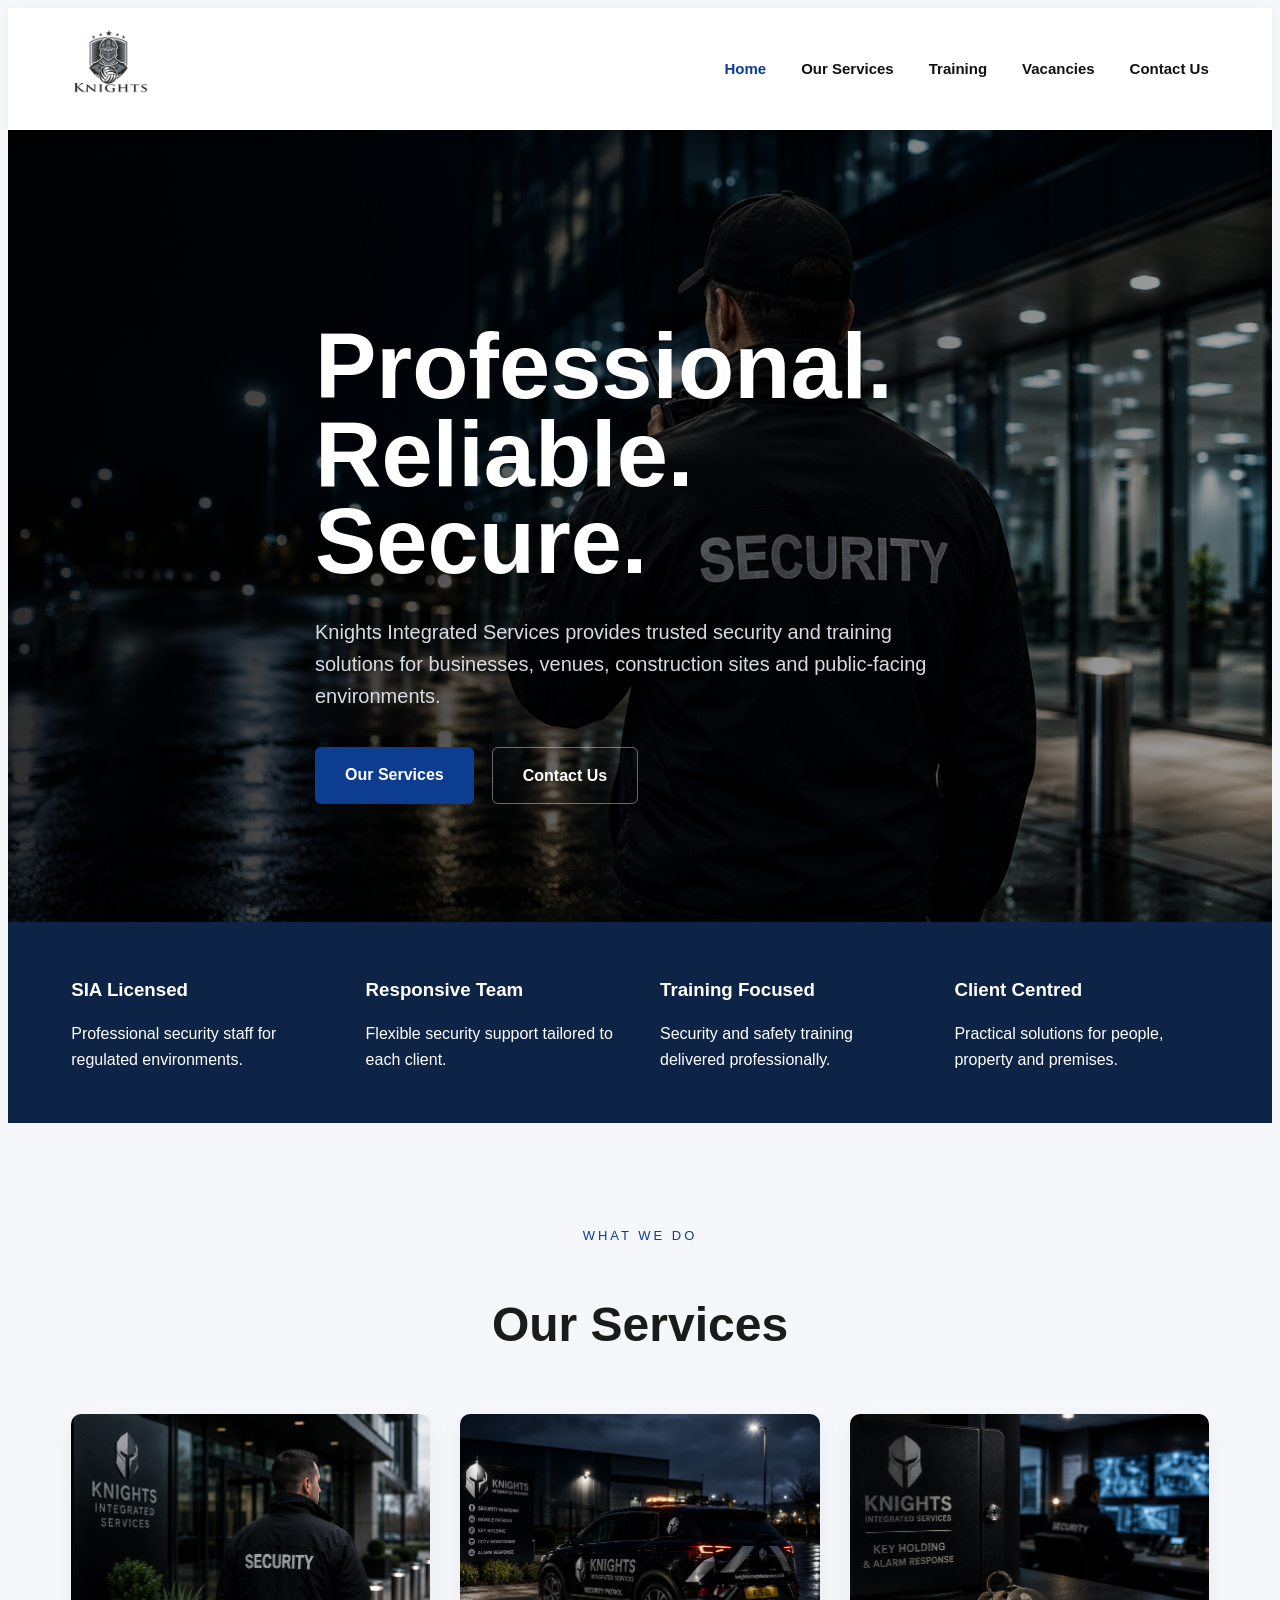
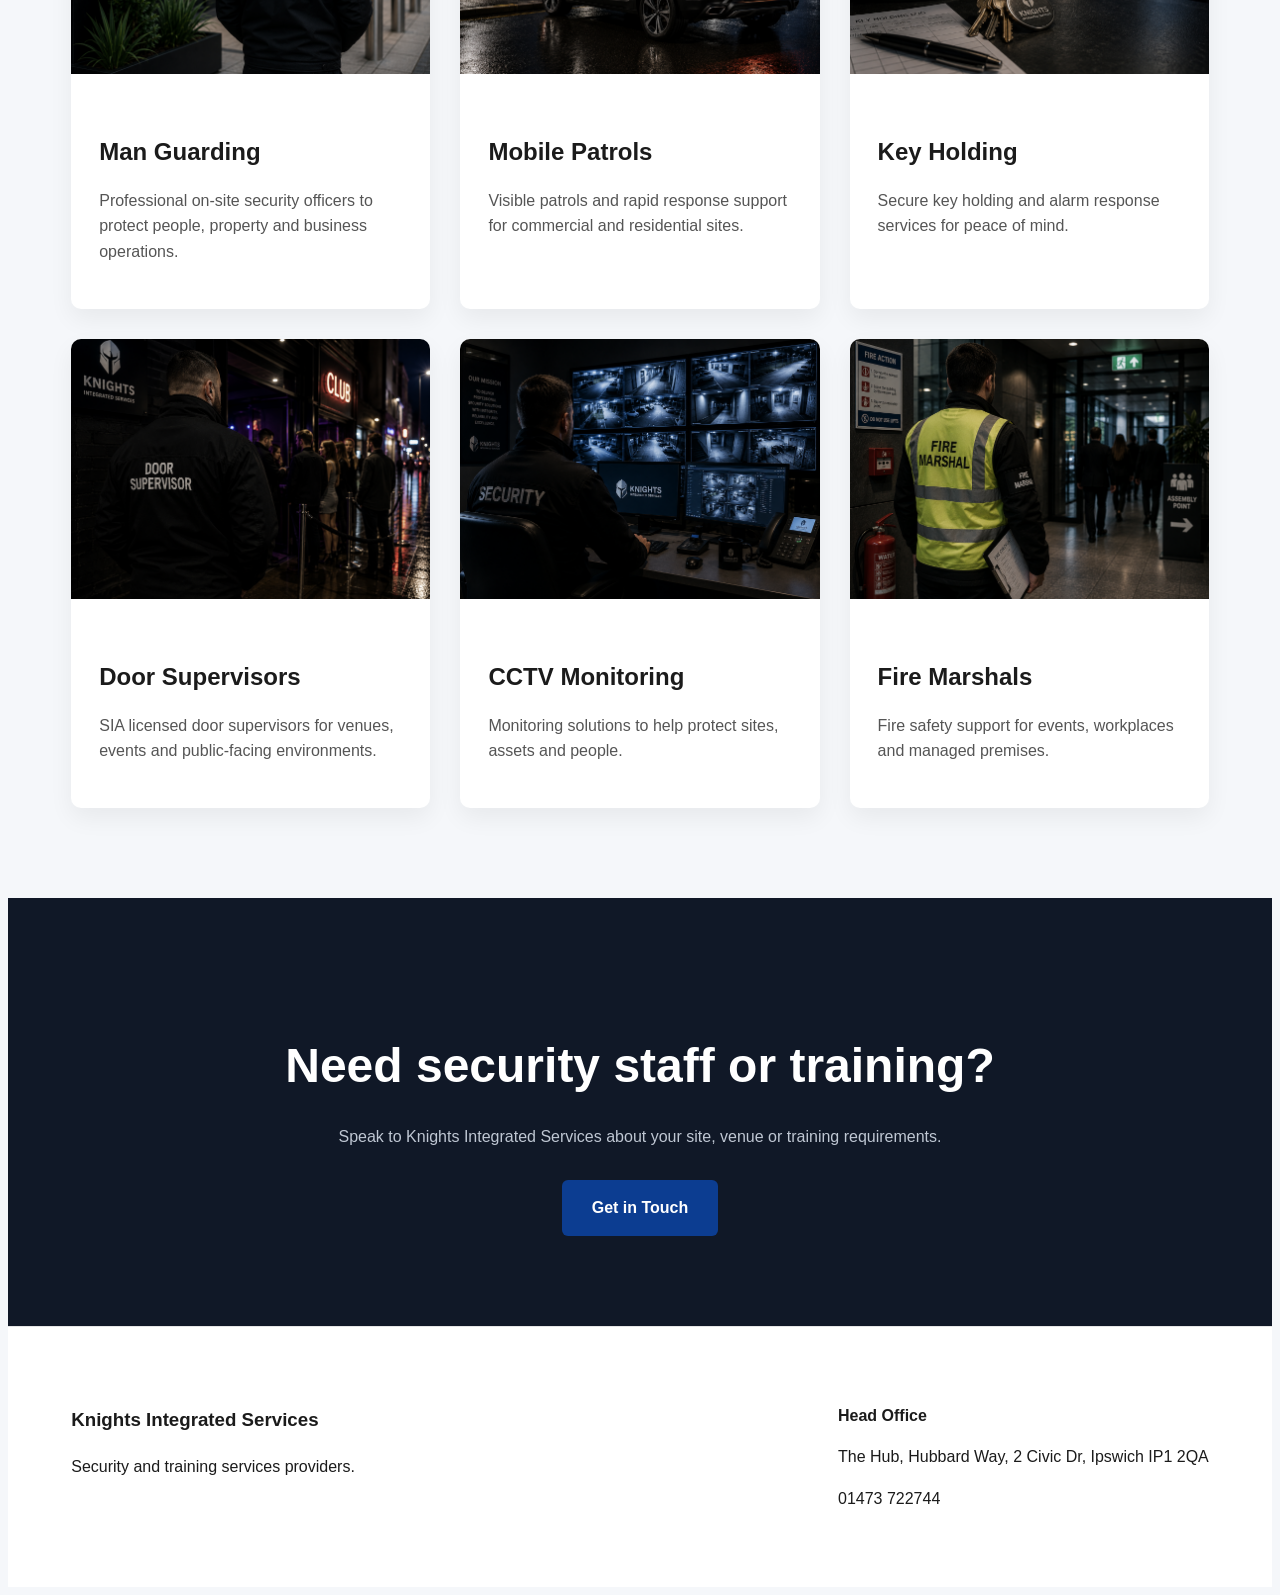
<file: index.html>
<!DOCTYPE html>
<html lang="en">
<head>
  <meta charset="UTF-8">
  <meta name="viewport" content="width=device-width, initial-scale=1.0">
  <title>Knights Integrated Services</title>
  <link rel="stylesheet" href="/css/style.css">
  <link rel="icon" type="image/png" href="/images/logo.png"> 
  <link rel="shortcut icon" href="/images/logo.png"> 
  <link rel="apple-touch-icon" href="/images/logo.png"> <meta name="theme-color" content="#0c3d91">
</head>

<body>

<header class="site-header">

  <div class="container header-inner">

    <a href="/" class="logo">
      <img src="/images/logo.png" alt="Knights Integrated Services logo">
    </a>

    <nav class="main-nav">
      <a href="/" class="active">Home</a>
      <a href="/services/">Our Services</a>
      <a href="/training/">Training</a>
      <a href="/vacancies/">Vacancies</a>
      <a href="/contact-us/">Contact Us</a>
    </nav>

  </div>

</header>

<section class="hero" style="background-image: url('/images/hero-security.jpg');">

  <div class="hero-overlay"></div>

  <div class="container hero-content">

    <h1>
      Professional.<br>
      Reliable.<br>
      Secure.
    </h1>

    <p>
      Knights Integrated Services provides trusted security and training
      solutions for businesses, venues, construction sites and
      public-facing environments.
    </p>

    <div class="hero-buttons">
      <a href="/services/" class="btn primary">Our Services</a>
      <a href="/contact-us/" class="btn secondary">Contact Us</a>
    </div>

  </div>

</section>

<section class="trust-strip">

  <div class="container trust-grid">

    <div>
      <h3>SIA Licensed</h3>
      <p>Professional security staff for regulated environments.</p>
    </div>

    <div>
      <h3>Responsive Team</h3>
      <p>Flexible security support tailored to each client.</p>
    </div>

    <div>
      <h3>Training Focused</h3>
      <p>Security and safety training delivered professionally.</p>
    </div>

    <div>
      <h3>Client Centred</h3>
      <p>Practical solutions for people, property and premises.</p>
    </div>

  </div>

</section>

<section class="section">

  <div class="container">

    <p class="eyebrow">What We Do</p>

    <h2 class="section-title">Our Services</h2>

    <div class="card-grid">

      <article class="service-card">

        <img src="/images/man-guarding.jpg" alt="Security officer on duty">

        <div>
          <h3>Man Guarding</h3>

          <p>
            Professional on-site security officers to protect people,
            property and business operations.
          </p>
        </div>

      </article>

      <article class="service-card">

        <img src="/images/mobile-patrol.jpg" alt="Mobile patrol vehicle">

        <div>
          <h3>Mobile Patrols</h3>

          <p>
            Visible patrols and rapid response support for commercial
            and residential sites.
          </p>
        </div>

      </article>

      <article class="service-card">

        <img src="/images/key-holding.jpg" alt="Keys for key holding service">

        <div>
          <h3>Key Holding</h3>

          <p>
            Secure key holding and alarm response services for peace of mind.
          </p>
        </div>

      </article>

      <article class="service-card">

        <img src="/images/door-supervisor.jpg" alt="Door supervisor at venue">

        <div>
          <h3>Door Supervisors</h3>

          <p>
            SIA licensed door supervisors for venues, events and
            public-facing environments.
          </p>
        </div>

      </article>

      <article class="service-card">

        <img src="/images/cctv-monitoring.jpg" alt="CCTV camera">

        <div>
          <h3>CCTV Monitoring</h3>

          <p>
            Monitoring solutions to help protect sites,
            assets and people.
          </p>
        </div>

      </article>

      <article class="service-card">

        <img src="/images/fire-marshal.jpg" alt="Fire marshal">

        <div>
          <h3>Fire Marshals</h3>

          <p>
            Fire safety support for events,
            workplaces and managed premises.
          </p>
        </div>

      </article>

    </div>

  </div>

</section>

<section class="cta-section">

  <div class="container cta-inner">

    <h2>Need security staff or training?</h2>

    <p>
      Speak to Knights Integrated Services about your site,
      venue or training requirements.
    </p>

    <a href="/contact-us/" class="btn primary">
      Get in Touch
    </a>

  </div>

</section>

<footer class="site-footer">

  <div class="container footer-grid">

    <div>
      <h3>Knights Integrated Services</h3>
      <p>Security and training services providers.</p>
    </div>

    <div>
      <p><strong>Head Office</strong></p>
      <p>The Hub, Hubbard Way, 2 Civic Dr, Ipswich IP1 2QA</p>
      <p>01473 722744</p>
    </div>

  </div>

</footer>

</body>
</html>
</file>
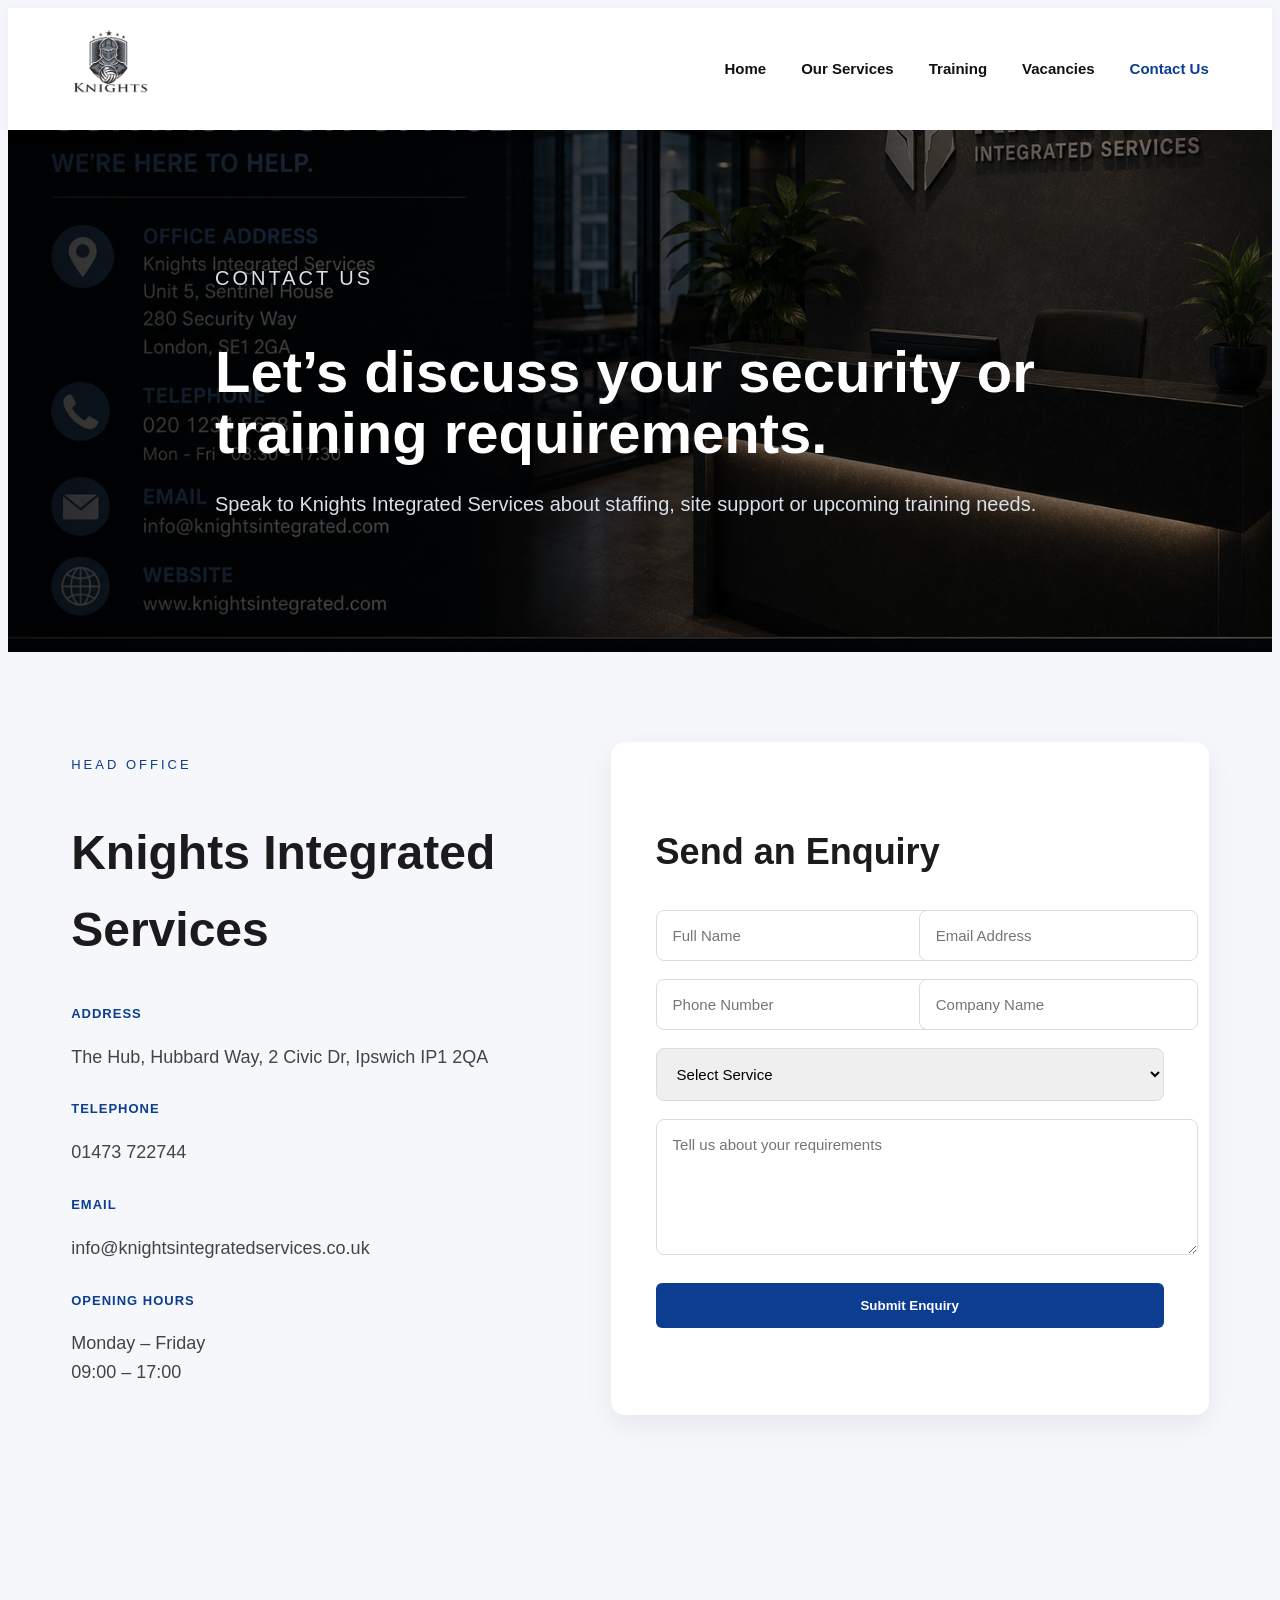
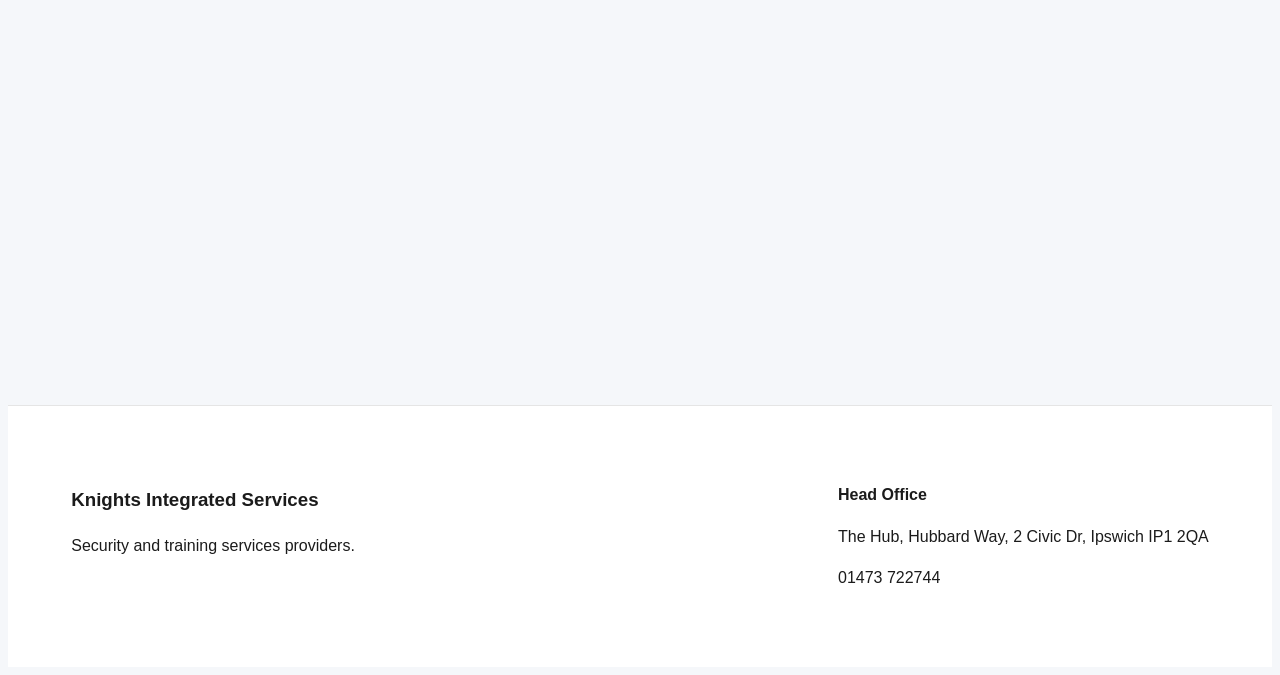
<file: contact-us/index.html>
<!DOCTYPE html>
<html lang="en">
<head>
  <meta charset="UTF-8">
  <meta name="viewport" content="width=device-width, initial-scale=1.0">
  <title>Contact Us | Knights Integrated Services</title>
  <link rel="stylesheet" href="/css/style.css">
  <link rel="icon" type="image/png" href="/images/logo.png"> 
  <link rel="shortcut icon" href="/images/logo.png"> 
  <link rel="apple-touch-icon" href="/images/logo.png"> <meta name="theme-color" content="#0c3d91">
</head>
<body>

<header class="site-header">
  <div class="container header-inner">
    <a href="/" class="logo">
      <img src="/images/logo.png" alt="Knights Integrated Services logo">
    </a>

    <nav class="main-nav">
      <a href="/">Home</a>
      <a href="/services/">Our Services</a>
      <a href="/training/">Training</a>
      <a href="/vacancies/">Vacancies</a>
      <a href="/contact-us/" class="active">Contact Us</a>
    </nav>
  </div>
</header>

<section class="inner-hero" style="background-image:url('/images/contact-office.jpg');">
  <div class="hero-overlay"></div>
  <div class="container inner-hero-content">
    <p class="eyebrow left">Contact Us</p>
    <h1>Let’s discuss your security or training requirements.</h1>
    <p>Speak to Knights Integrated Services about staffing, site support or upcoming training needs.</p>
  </div>
</section>

<section class="section">
  <div class="container">

    <div class="contact-layout">

      <div class="contact-info">

        <p class="eyebrow left">Head Office</p>
        <h2>Knights Integrated Services</h2>

        <div class="contact-item">
          <span>Address</span>
          <p>The Hub, Hubbard Way, 2 Civic Dr, Ipswich IP1 2QA</p>
        </div>

        <div class="contact-item">
          <span>Telephone</span>
          <p>01473 722744</p>
        </div>

        <div class="contact-item">
          <span>Email</span>
          <p>info@knightsintegratedservices.co.uk</p>
        </div>

        <div class="contact-item">
          <span>Opening Hours</span>
          <p>Monday – Friday<br>09:00 – 17:00</p>
        </div>

      </div>

      <div class="contact-form-box">

        <h3>Send an Enquiry</h3>

        <form>

          <div class="form-row">
            <input type="text" placeholder="Full Name">
            <input type="email" placeholder="Email Address">
          </div>

          <div class="form-row">
            <input type="text" placeholder="Phone Number">
            <input type="text" placeholder="Company Name">
          </div>

          <select>
            <option>Select Service</option>
            <option>Man Guarding</option>
            <option>Mobile Patrols</option>
            <option>Door Supervisors</option>
            <option>CCTV Monitoring</option>
            <option>Training Courses</option>
          </select>

          <textarea rows="6" placeholder="Tell us about your requirements"></textarea>

          <button type="submit" class="btn primary full">
            Submit Enquiry
          </button>

        </form>

      </div>

    </div>

  </div>
</section>

<section class="map-section">

<iframe
src="https://www.google.com/maps?q=The%20Hub,%20Hubbard%20Way,%202%20Civic%20Dr,%20Ipswich%20IP1%202QA&output=embed"
allowfullscreen=""
loading="lazy">
</iframe>

</section>

<footer class="site-footer">
  <div class="container footer-grid">
    <div>
      <h3>Knights Integrated Services</h3>
      <p>Security and training services providers.</p>
    </div>

    <div>
      <p><strong>Head Office</strong></p>
      <p>The Hub, Hubbard Way, 2 Civic Dr, Ipswich IP1 2QA</p>
      <p>01473 722744</p>
    </div>
  </div>
</footer>

</body>
</html>
</file>
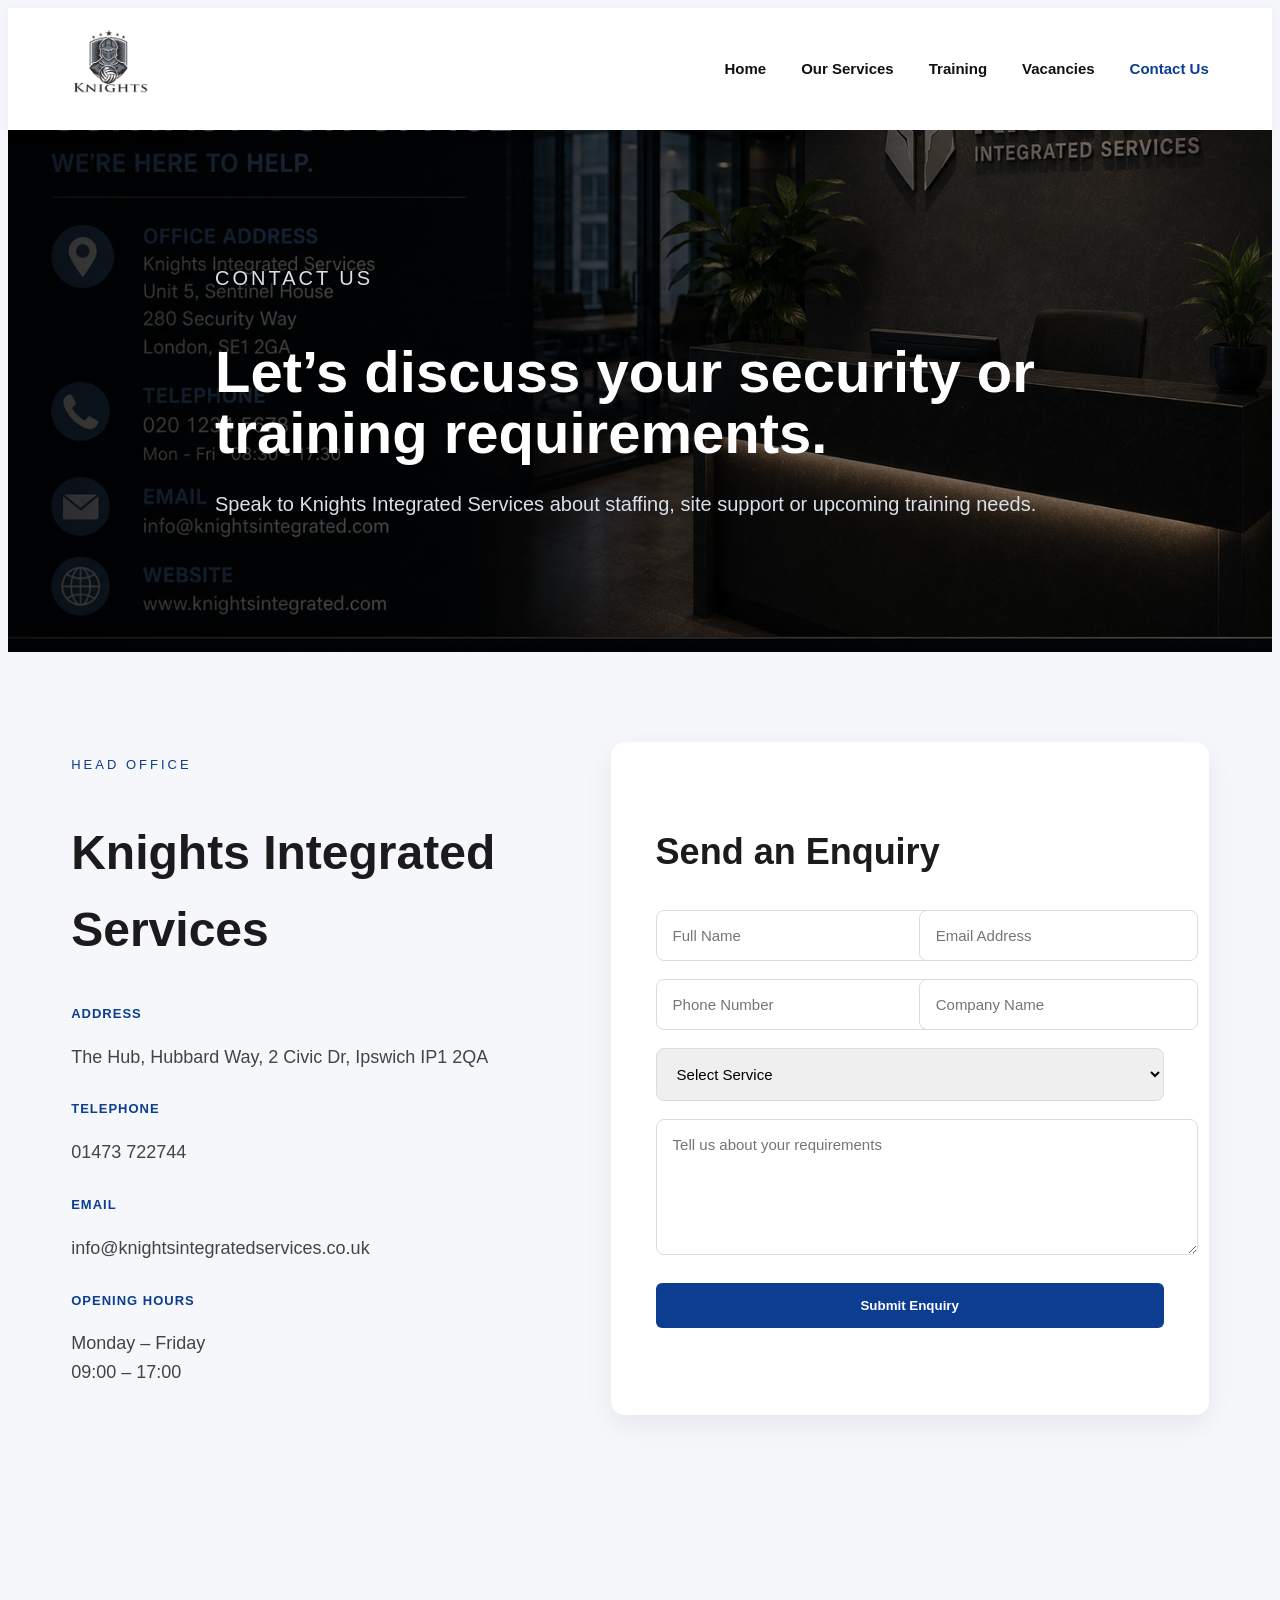
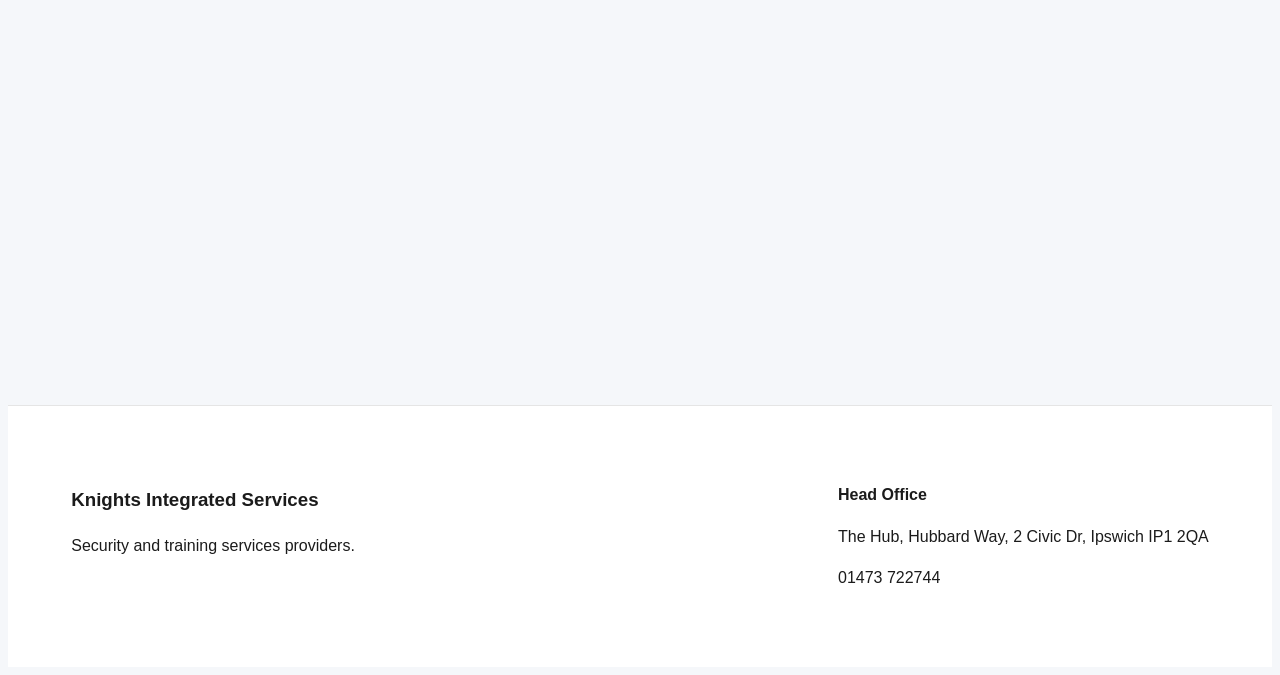
<file: contact/index.html>
<!DOCTYPE html>
<html lang="en">
<head>
  <meta charset="UTF-8">
  <meta name="viewport" content="width=device-width, initial-scale=1.0">
  <title>Contact Us | Knights Integrated Services</title>
  <link rel="stylesheet" href="/css/style.css">
</head>
<body>

<header class="site-header">
  <div class="container header-inner">
    <a href="/" class="logo">
      <img src="/images/logo.png" alt="Knights Integrated Services logo">
    </a>

    <nav class="main-nav">
      <a href="/">Home</a>
      <a href="/services/">Our Services</a>
      <a href="/training/">Training</a>
      <a href="/vacancies/">Vacancies</a>
      <a href="/contact-us/" class="active">Contact Us</a>
    </nav>
  </div>
</header>

<section class="inner-hero" style="background-image:url('/images/contact-office.jpg');">
  <div class="hero-overlay"></div>
  <div class="container inner-hero-content">
    <p class="eyebrow left">Contact Us</p>
    <h1>Let’s discuss your security or training requirements.</h1>
    <p>Speak to Knights Integrated Services about staffing, site support or upcoming training needs.</p>
  </div>
</section>

<section class="section">
  <div class="container">

    <div class="contact-layout">

      <div class="contact-info">

        <p class="eyebrow left">Head Office</p>
        <h2>Knights Integrated Services</h2>

        <div class="contact-item">
          <span>Address</span>
          <p>The Hub, Hubbard Way, 2 Civic Dr, Ipswich IP1 2QA</p>
        </div>

        <div class="contact-item">
          <span>Telephone</span>
          <p>01473 722744</p>
        </div>

        <div class="contact-item">
          <span>Email</span>
          <p>info@knightsintegratedservices.co.uk</p>
        </div>

        <div class="contact-item">
          <span>Opening Hours</span>
          <p>Monday – Friday<br>09:00 – 17:00</p>
        </div>

      </div>

      <div class="contact-form-box">

        <h3>Send an Enquiry</h3>

        <form>

          <div class="form-row">
            <input type="text" placeholder="Full Name">
            <input type="email" placeholder="Email Address">
          </div>

          <div class="form-row">
            <input type="text" placeholder="Phone Number">
            <input type="text" placeholder="Company Name">
          </div>

          <select>
            <option>Select Service</option>
            <option>Man Guarding</option>
            <option>Mobile Patrols</option>
            <option>Door Supervisors</option>
            <option>CCTV Monitoring</option>
            <option>Training Courses</option>
          </select>

          <textarea rows="6" placeholder="Tell us about your requirements"></textarea>

          <button type="submit" class="btn primary full">
            Submit Enquiry
          </button>

        </form>

      </div>

    </div>

  </div>
</section>

<section class="map-section">

<iframe
src="https://www.google.com/maps?q=The%20Hub,%20Hubbard%20Way,%202%20Civic%20Dr,%20Ipswich%20IP1%202QA&output=embed"
allowfullscreen=""
loading="lazy">
</iframe>

</section>

<footer class="site-footer">
  <div class="container footer-grid">
    <div>
      <h3>Knights Integrated Services</h3>
      <p>Security and training services providers.</p>
    </div>

    <div>
      <p><strong>Head Office</strong></p>
      <p>The Hub, Hubbard Way, 2 Civic Dr, Ipswich IP1 2QA</p>
      <p>01473 722744</p>
    </div>
  </div>
</footer>

</body>
</html>
</file>
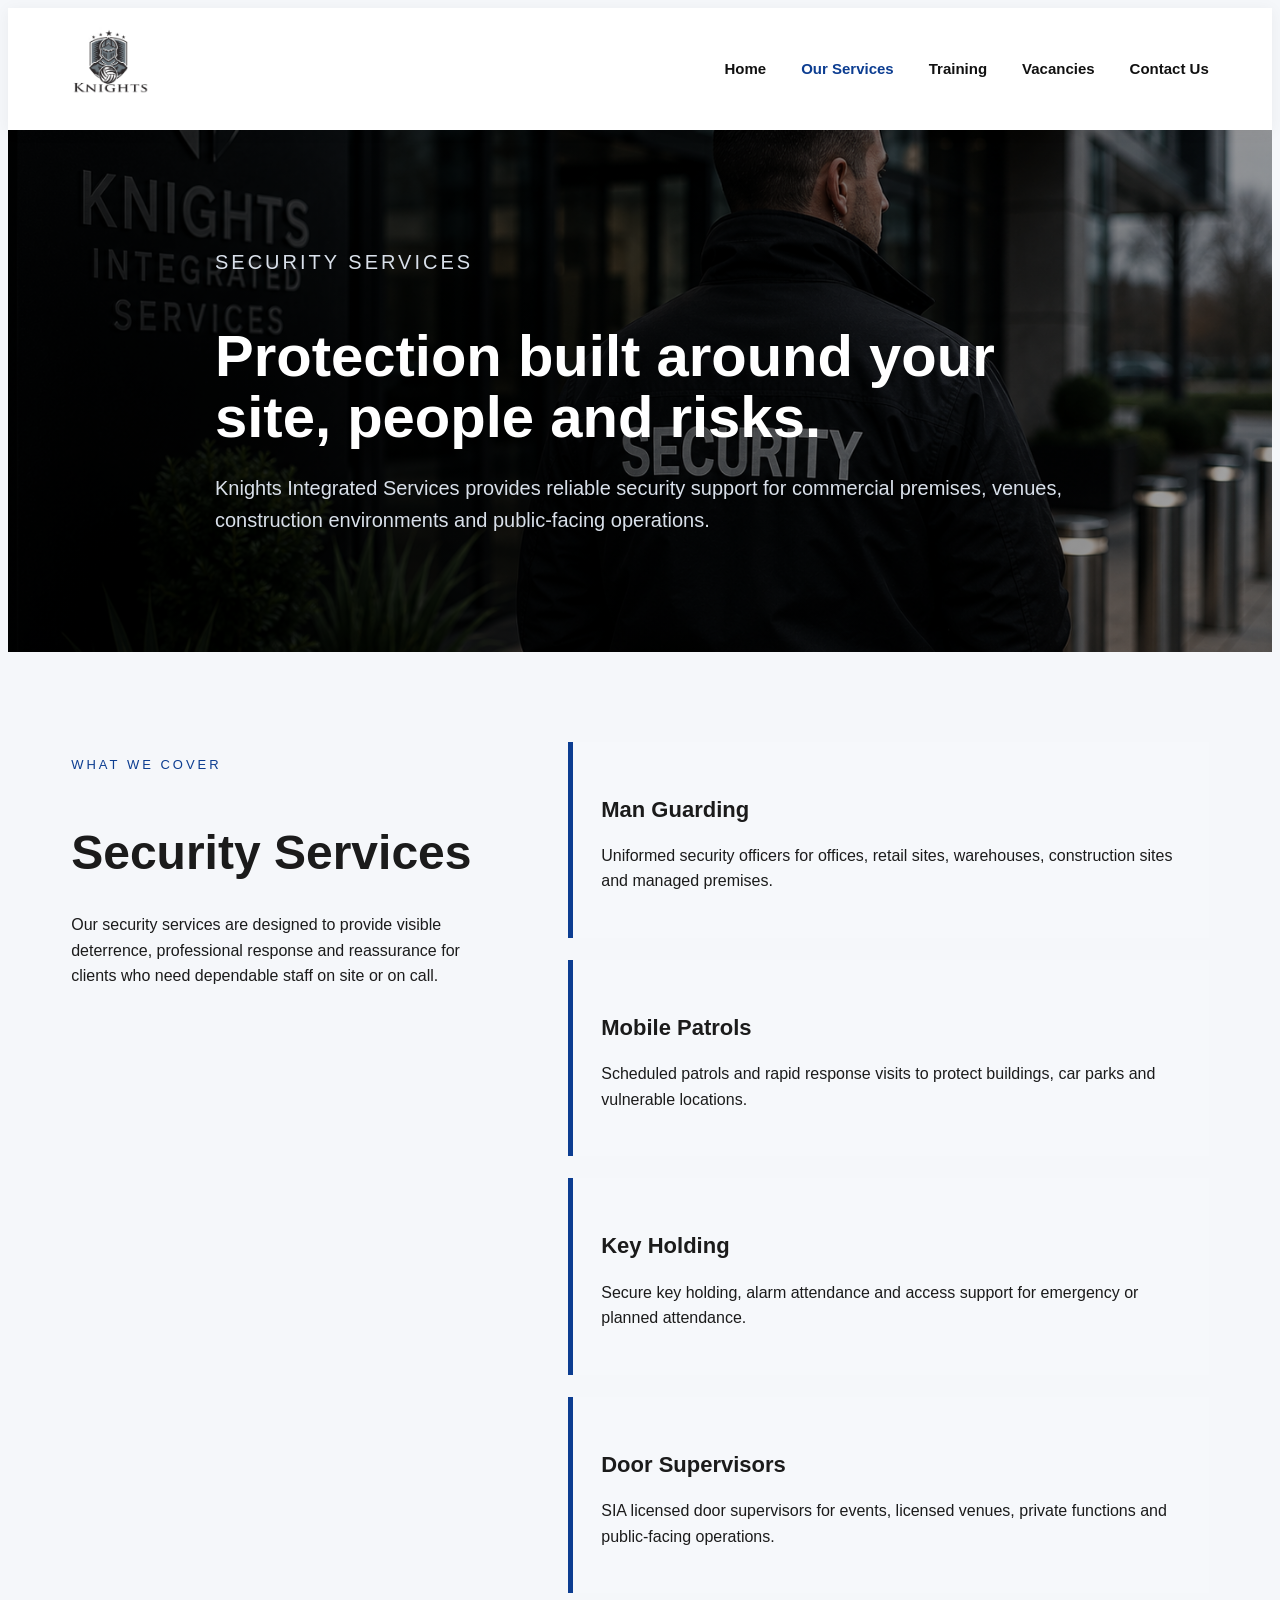
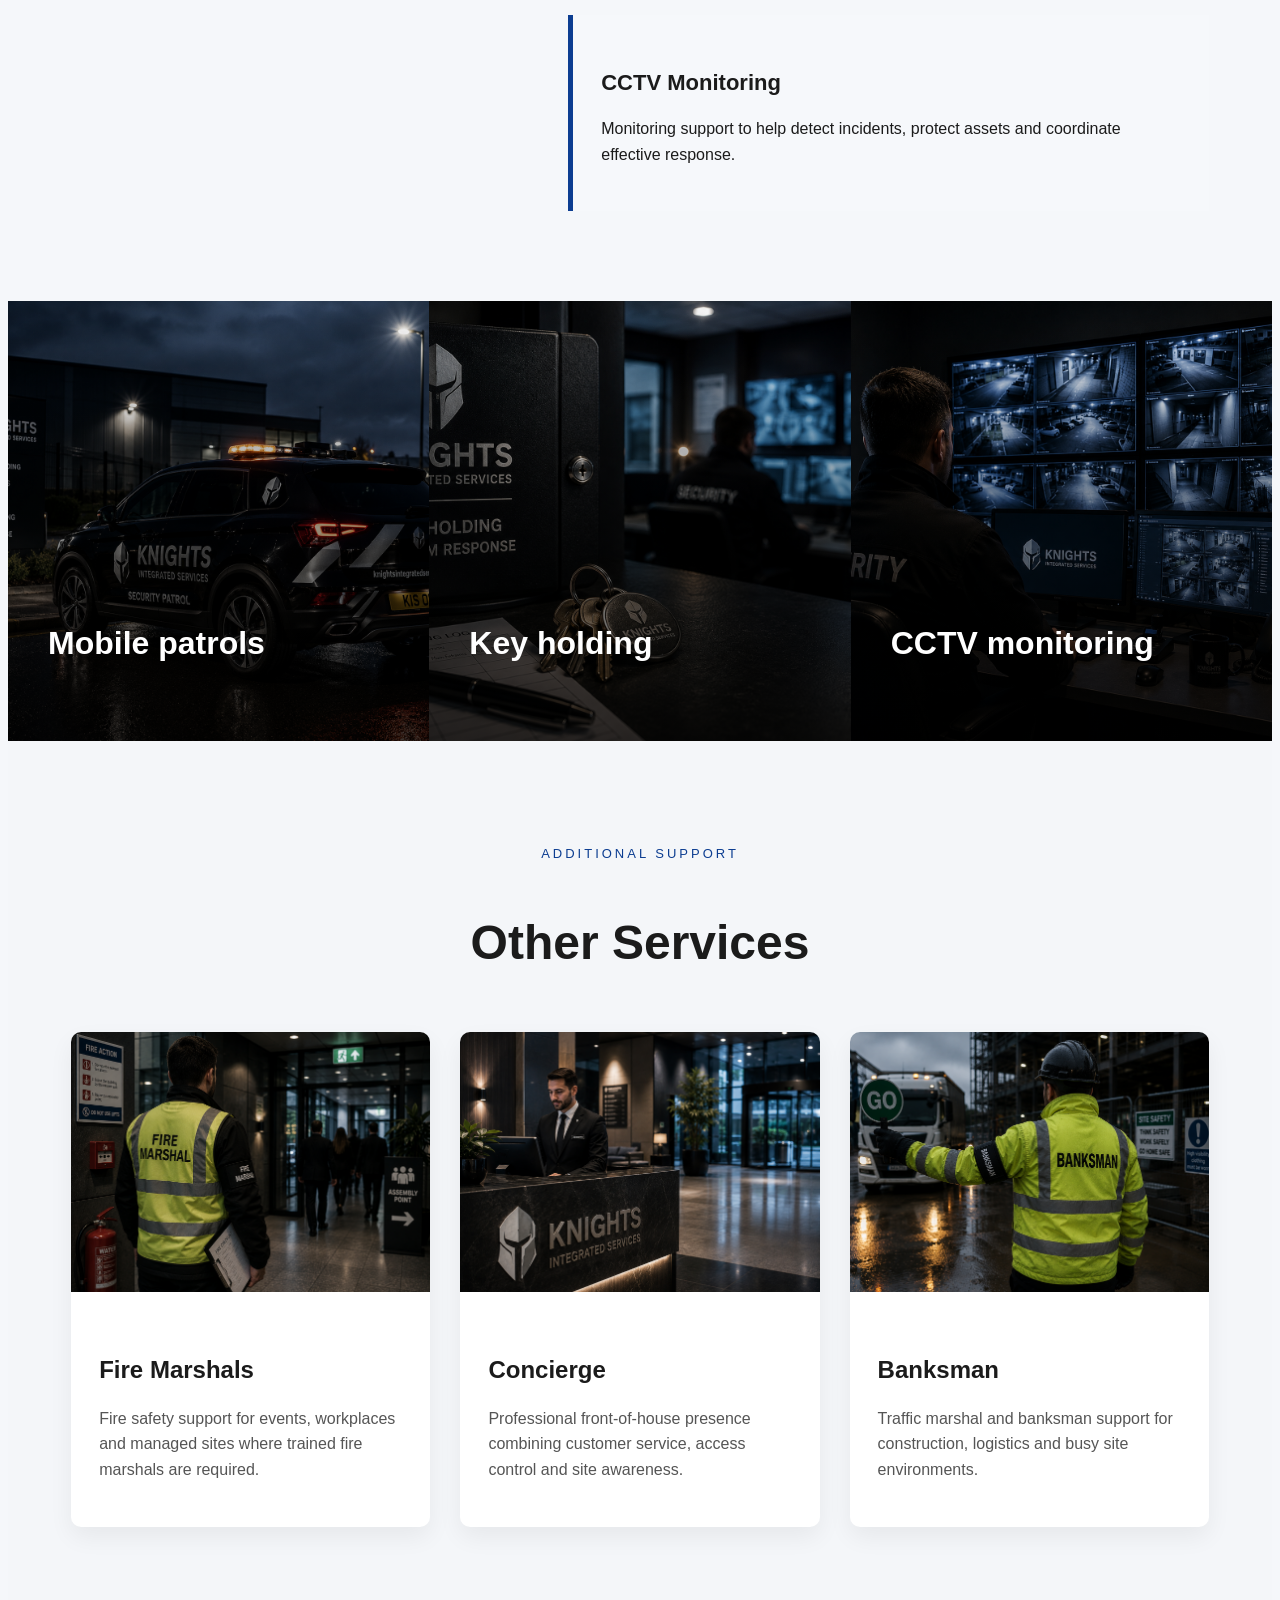
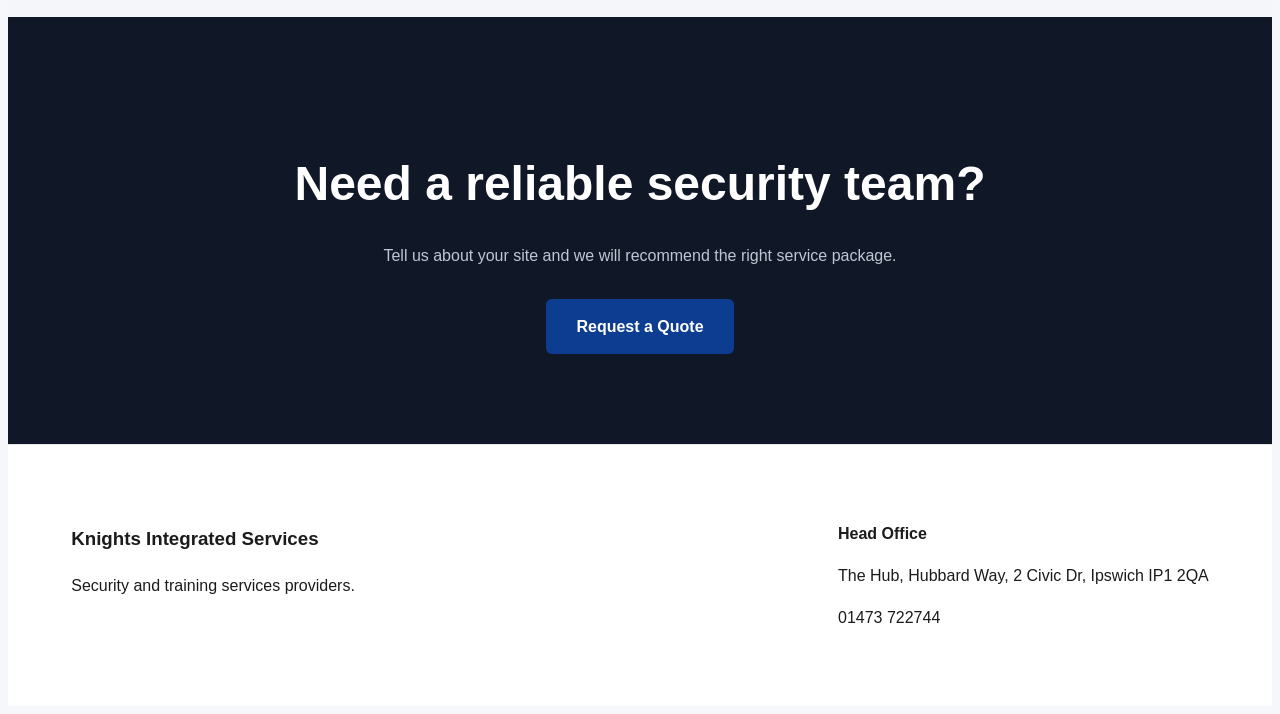
<file: services/index.html>
<!DOCTYPE html>
<html lang="en">
<head>
  <meta charset="UTF-8">
  <meta name="viewport" content="width=device-width, initial-scale=1.0">
  <title>Our Services | Knights Integrated Services</title>
  <link rel="stylesheet" href="/css/style.css">
  <link rel="icon" type="image/png" href="/images/logo.png"> 
  <link rel="shortcut icon" href="/images/logo.png"> 
  <link rel="apple-touch-icon" href="/images/logo.png"> <meta name="theme-color" content="#0c3d91">
</head>
<body>

<header class="site-header">
  <div class="container header-inner">
    <a href="/" class="logo">
      <img src="/images/logo.png" alt="Knights Integrated Services logo">
    </a>

    <nav class="main-nav">
      <a href="/">Home</a>
      <a href="/services/" class="active">Our Services</a>
      <a href="/training/">Training</a>
      <a href="/vacancies/">Vacancies</a>
      <a href="/contact-us/">Contact Us</a>
    </nav>
  </div>
</header>

<section class="inner-hero" style="background-image:url('/images/man-guarding.jpg');">
  <div class="hero-overlay"></div>
  <div class="container inner-hero-content">
    <p class="eyebrow left">Security Services</p>
    <h1>Protection built around your site, people and risks.</h1>
    <p>Knights Integrated Services provides reliable security support for commercial premises, venues, construction environments and public-facing operations.</p>
  </div>
</section>

<section class="section">
  <div class="container split-section">
    <div>
      <p class="eyebrow left">What We Cover</p>
      <h2>Security Services</h2>
      <p>Our security services are designed to provide visible deterrence, professional response and reassurance for clients who need dependable staff on site or on call.</p>
    </div>

    <div class="feature-list">
      <div>
        <h3>Man Guarding</h3>
        <p>Uniformed security officers for offices, retail sites, warehouses, construction sites and managed premises.</p>
      </div>
      <div>
        <h3>Mobile Patrols</h3>
        <p>Scheduled patrols and rapid response visits to protect buildings, car parks and vulnerable locations.</p>
      </div>
      <div>
        <h3>Key Holding</h3>
        <p>Secure key holding, alarm attendance and access support for emergency or planned attendance.</p>
      </div>
      <div>
        <h3>Door Supervisors</h3>
        <p>SIA licensed door supervisors for events, licensed venues, private functions and public-facing operations.</p>
      </div>
      <div>
        <h3>CCTV Monitoring</h3>
        <p>Monitoring support to help detect incidents, protect assets and coordinate effective response.</p>
      </div>
    </div>
  </div>
</section>

<section class="image-band">
  <div class="band-card" style="background-image:url('/images/mobile-patrol.jpg');">
    <h3>Mobile patrols</h3>
  </div>
  <div class="band-card" style="background-image:url('/images/key-holding.jpg');">
    <h3>Key holding</h3>
  </div>
  <div class="band-card" style="background-image:url('/images/cctv-monitoring.jpg');">
    <h3>CCTV monitoring</h3>
  </div>
</section>

<section class="section grey">
  <div class="container">
    <p class="eyebrow">Additional Support</p>
    <h2 class="section-title">Other Services</h2>

    <div class="card-grid three">
      <article class="service-card">
        <img src="/images/fire-marshal.jpg" alt="Fire marshal service">
        <div>
          <h3>Fire Marshals</h3>
          <p>Fire safety support for events, workplaces and managed sites where trained fire marshals are required.</p>
        </div>
      </article>

      <article class="service-card">
        <img src="/images/concierge.jpg" alt="Concierge service">
        <div>
          <h3>Concierge</h3>
          <p>Professional front-of-house presence combining customer service, access control and site awareness.</p>
        </div>
      </article>

      <article class="service-card">
        <img src="/images/banksman.jpg" alt="Banksman service">
        <div>
          <h3>Banksman</h3>
          <p>Traffic marshal and banksman support for construction, logistics and busy site environments.</p>
        </div>
      </article>
    </div>
  </div>
</section>

<section class="cta-section">
  <div class="container cta-inner">
    <h2>Need a reliable security team?</h2>
    <p>Tell us about your site and we will recommend the right service package.</p>
    <a href="/contact-us/" class="btn primary">Request a Quote</a>
  </div>
</section>

<footer class="site-footer">
  <div class="container footer-grid">
    <div>
      <h3>Knights Integrated Services</h3>
      <p>Security and training services providers.</p>
    </div>
    <div>
      <p><strong>Head Office</strong></p>
      <p>The Hub, Hubbard Way, 2 Civic Dr, Ipswich IP1 2QA</p>
      <p>01473 722744</p>
    </div>
  </div>
</footer>

</body>
</html>
</file>
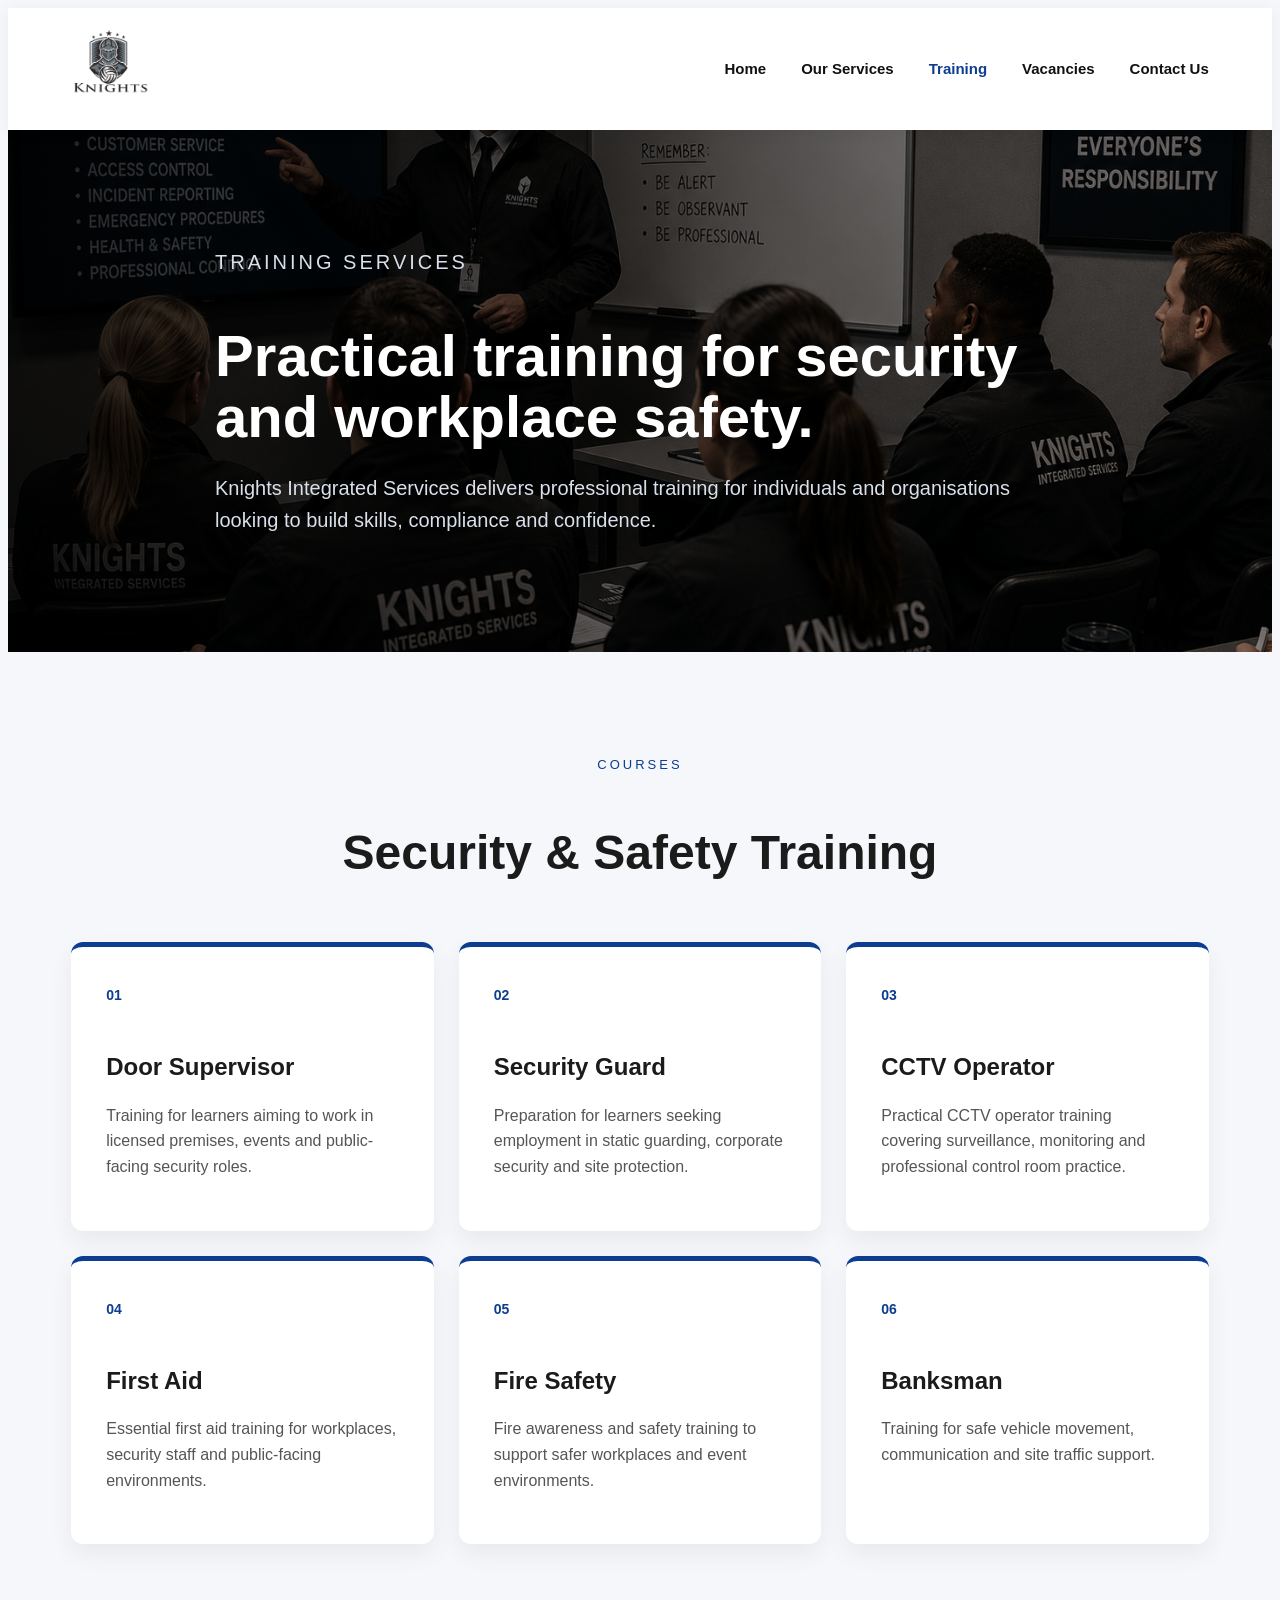
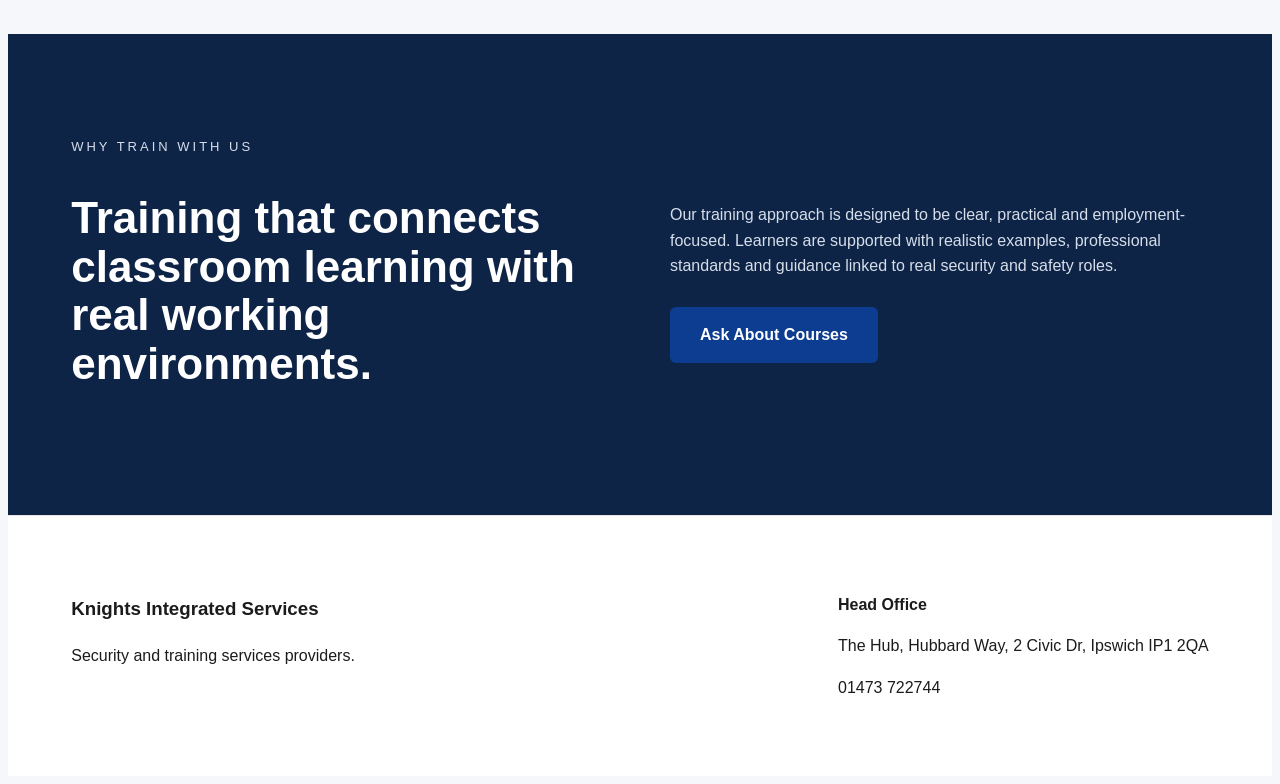
<file: training/index.html>
<!DOCTYPE html>
<html lang="en">
<head>
  <meta charset="UTF-8">
  <meta name="viewport" content="width=device-width, initial-scale=1.0">
  <title>Training | Knights Integrated Services</title>
  <link rel="stylesheet" href="/css/style.css">
  <link rel="icon" type="image/png" href="/images/logo.png"> 
  <link rel="shortcut icon" href="/images/logo.png"> 
  <link rel="apple-touch-icon" href="/images/logo.png"> <meta name="theme-color" content="#0c3d91">
</head>
<body>

<header class="site-header">
  <div class="container header-inner">
    <a href="/" class="logo">
      <img src="/images/logo.png" alt="Knights Integrated Services logo">
    </a>

    <nav class="main-nav">
      <a href="/">Home</a>
      <a href="/services/">Our Services</a>
      <a href="/training/" class="active">Training</a>
      <a href="/vacancies/">Vacancies</a>
      <a href="/contact-us/">Contact Us</a>
    </nav>
  </div>
</header>

<section class="inner-hero" style="background-image:url('/images/training-class.jpg');">
  <div class="hero-overlay"></div>
  <div class="container inner-hero-content">
    <p class="eyebrow left">Training Services</p>
    <h1>Practical training for security and workplace safety.</h1>
    <p>Knights Integrated Services delivers professional training for individuals and organisations looking to build skills, compliance and confidence.</p>
  </div>
</section>

<section class="section">
  <div class="container">
    <p class="eyebrow">Courses</p>
    <h2 class="section-title">Security & Safety Training</h2>

    <div class="training-grid">

      <article class="training-panel">
        <span>01</span>
        <h3>Door Supervisor</h3>
        <p>Training for learners aiming to work in licensed premises, events and public-facing security roles.</p>
      </article>

      <article class="training-panel">
        <span>02</span>
        <h3>Security Guard</h3>
        <p>Preparation for learners seeking employment in static guarding, corporate security and site protection.</p>
      </article>

      <article class="training-panel">
        <span>03</span>
        <h3>CCTV Operator</h3>
        <p>Practical CCTV operator training covering surveillance, monitoring and professional control room practice.</p>
      </article>

      <article class="training-panel">
        <span>04</span>
        <h3>First Aid</h3>
        <p>Essential first aid training for workplaces, security staff and public-facing environments.</p>
      </article>

      <article class="training-panel">
        <span>05</span>
        <h3>Fire Safety</h3>
        <p>Fire awareness and safety training to support safer workplaces and event environments.</p>
      </article>

      <article class="training-panel">
        <span>06</span>
        <h3>Banksman</h3>
        <p>Training for safe vehicle movement, communication and site traffic support.</p>
      </article>

    </div>
  </div>
</section>

<section class="training-feature">
  <div class="container training-feature-inner">
    <div>
      <p class="eyebrow left">Why Train With Us</p>
      <h2>Training that connects classroom learning with real working environments.</h2>
    </div>
    <div>
      <p>Our training approach is designed to be clear, practical and employment-focused. Learners are supported with realistic examples, professional standards and guidance linked to real security and safety roles.</p>
      <a href="/contact-us/" class="btn primary">Ask About Courses</a>
    </div>
  </div>
</section>

<footer class="site-footer">
  <div class="container footer-grid">
    <div>
      <h3>Knights Integrated Services</h3>
      <p>Security and training services providers.</p>
    </div>
    <div>
      <p><strong>Head Office</strong></p>
      <p>The Hub, Hubbard Way, 2 Civic Dr, Ipswich IP1 2QA</p>
      <p>01473 722744</p>
    </div>
  </div>
</footer>

</body>
</html>
</file>
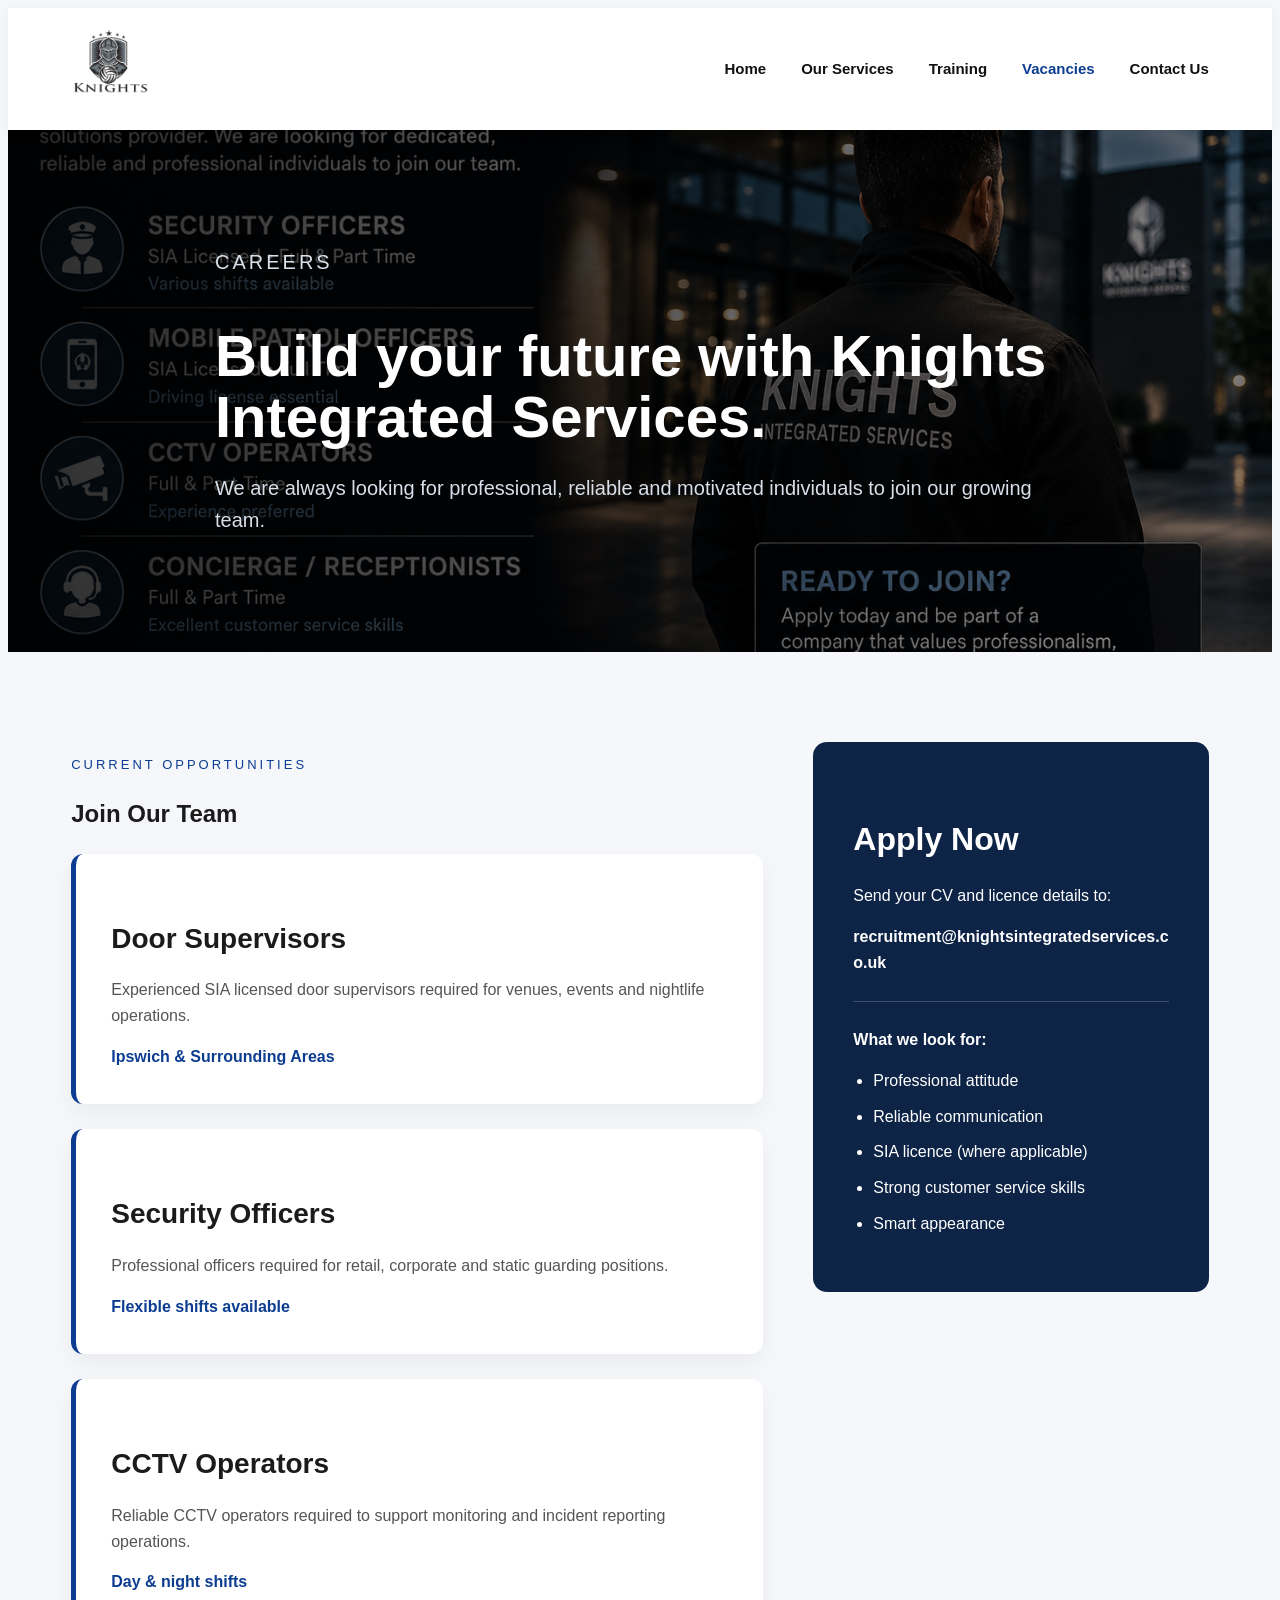
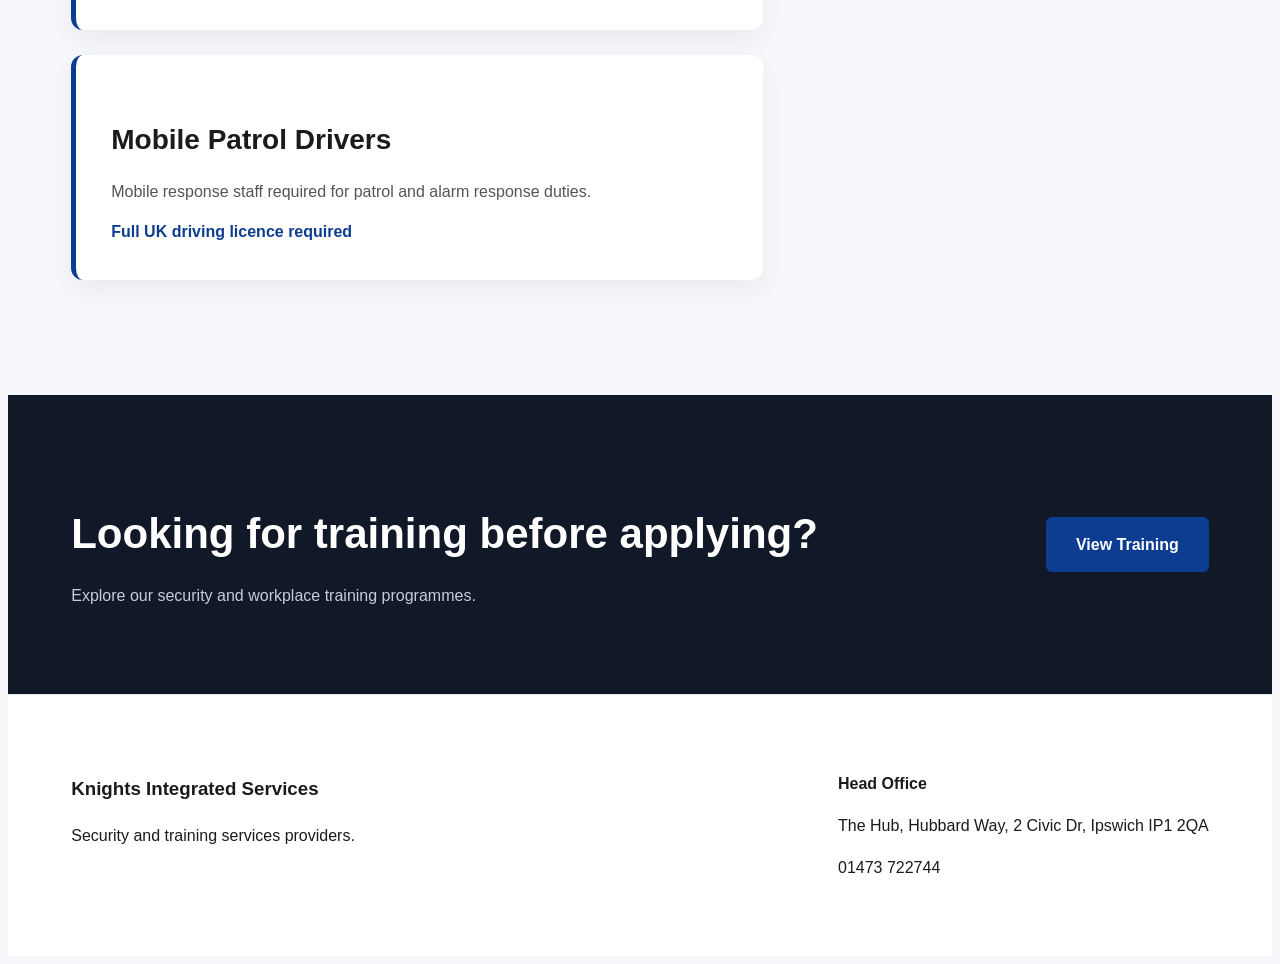
<file: vacancies/index.html>
<!DOCTYPE html>
<html lang="en">
<head>
  <meta charset="UTF-8">
  <meta name="viewport" content="width=device-width, initial-scale=1.0">
  <title>Vacancies | Knights Integrated Services</title>
  <link rel="stylesheet" href="/css/style.css">
  <link rel="icon" type="image/png" href="/images/logo.png"> 
  <link rel="shortcut icon" href="/images/logo.png"> 
  <link rel="apple-touch-icon" href="/images/logo.png"> <meta name="theme-color" content="#0c3d91">
</head>
<body>

<header class="site-header">
  <div class="container header-inner">
    <a href="/" class="logo">
      <img src="/images/logo.png" alt="Knights Integrated Services logo">
    </a>

    <nav class="main-nav">
      <a href="/">Home</a>
      <a href="/services/">Our Services</a>
      <a href="/training/">Training</a>
      <a href="/vacancies/" class="active">Vacancies</a>
      <a href="/contact-us/">Contact Us</a>
    </nav>
  </div>
</header>

<section class="inner-hero" style="background-image:url('/images/vacancies.jpg');">
  <div class="hero-overlay"></div>
  <div class="container inner-hero-content">
    <p class="eyebrow left">Careers</p>
    <h1>Build your future with Knights Integrated Services.</h1>
    <p>We are always looking for professional, reliable and motivated individuals to join our growing team.</p>
  </div>
</section>

<section class="section">
  <div class="container">

    <div class="vacancies-layout">

      <div class="vacancy-main">
        <p class="eyebrow left">Current Opportunities</p>
        <h2>Join Our Team</h2>

        <div class="vacancy-item">
          <h3>Door Supervisors</h3>
          <p>Experienced SIA licensed door supervisors required for venues, events and nightlife operations.</p>
          <span>Ipswich & Surrounding Areas</span>
        </div>

        <div class="vacancy-item">
          <h3>Security Officers</h3>
          <p>Professional officers required for retail, corporate and static guarding positions.</p>
          <span>Flexible shifts available</span>
        </div>

        <div class="vacancy-item">
          <h3>CCTV Operators</h3>
          <p>Reliable CCTV operators required to support monitoring and incident reporting operations.</p>
          <span>Day & night shifts</span>
        </div>

        <div class="vacancy-item">
          <h3>Mobile Patrol Drivers</h3>
          <p>Mobile response staff required for patrol and alarm response duties.</p>
          <span>Full UK driving licence required</span>
        </div>

      </div>

      <aside class="vacancy-side">
        <div class="apply-box">
          <h3>Apply Now</h3>
          <p>Send your CV and licence details to:</p>

          <a href="mailto:recruitment@knightsintegratedservices.co.uk">
            recruitment@knightsintegratedservices.co.uk
          </a>

          <hr>

          <p><strong>What we look for:</strong></p>

          <ul>
            <li>Professional attitude</li>
            <li>Reliable communication</li>
            <li>SIA licence (where applicable)</li>
            <li>Strong customer service skills</li>
            <li>Smart appearance</li>
          </ul>
        </div>
      </aside>

    </div>

  </div>
</section>

<section class="dark-band">
  <div class="container dark-band-inner">
    <div>
      <h2>Looking for training before applying?</h2>
      <p>Explore our security and workplace training programmes.</p>
    </div>

    <a href="/training/" class="btn primary">View Training</a>
  </div>
</section>

<footer class="site-footer">
  <div class="container footer-grid">
    <div>
      <h3>Knights Integrated Services</h3>
      <p>Security and training services providers.</p>
    </div>

    <div>
      <p><strong>Head Office</strong></p>
      <p>The Hub, Hubbard Way, 2 Civic Dr, Ipswich IP1 2QA</p>
      <p>01473 722744</p>
    </div>
  </div>
</footer>

</body>
</html>
</file>
<file: css/style.css>
```css
*{
    margin:0;
    padding:0;
    box-sizing:border-box;
}

body{
    font-family: Arial, Helvetica, sans-serif;
    background:#f5f7fa;
    color:#1b1b1b;
    line-height:1.6;
}

.container{
    width:90%;
    max-width:1400px;
    margin:auto;
}

.site-header{
    background:#fff;
    position:sticky;
    top:0;
    z-index:999;
    box-shadow:0 2px 15px rgba(0,0,0,0.05);
}

.header-inner{
    display:flex;
    justify-content:space-between;
    align-items:center;
    padding:18px 0;
}

.logo img{
    height:78px;
}

.main-nav{
    display:flex;
    gap:35px;
}

.main-nav a{
    text-decoration:none;
    color:#111;
    font-weight:600;
    font-size:15px;
    position:relative;
    transition:0.3s;
}

.main-nav a:hover,
.main-nav a.active{
    color:#0c3d91;
}

.hero{
    height:88vh;
    background-size:cover;
    background-position:center;
    position:relative;
    display:flex;
    align-items:center;
}

.hero-overlay{
    position:absolute;
    inset:0;
    background:linear-gradient(to right, rgba(0,0,0,0.82), rgba(0,0,0,0.35));
}

.hero-content{
    position:relative;
    z-index:2;
    max-width:650px;
    color:white;
}

.hero-content h1{
    font-size:92px;
    line-height:0.95;
    font-weight:800;
    margin-bottom:30px;
}

.hero-content p{
    font-size:20px;
    color:#d7dce2;
    margin-bottom:35px;
}

.hero-buttons{
    display:flex;
    gap:18px;
}

.btn{
    display:inline-block;
    padding:15px 30px;
    border-radius:6px;
    text-decoration:none;
    font-weight:600;
    transition:0.3s;
}

.btn.primary{
    background:#0c3d91;
    color:white;
}

.btn.primary:hover{
    background:#082b66;
}

.btn.secondary{
    border:1px solid rgba(255,255,255,0.4);
    color:white;
}

.btn.secondary:hover{
    background:white;
    color:black;
}

.trust-strip{
    background:#0e2447;
    color:white;
    padding:35px 0;
}

.trust-grid{
    display:grid;
    grid-template-columns:repeat(4,1fr);
    gap:40px;
}

.trust-grid h3{
    margin-bottom:10px;
}

.section{
    padding:90px 0;
}

.eyebrow{
    text-transform:uppercase;
    letter-spacing:3px;
    color:#0c3d91;
    font-size:13px;
    margin-bottom:15px;
    text-align:center;
}

.section-title{
    text-align:center;
    font-size:48px;
    margin-bottom:50px;
}

.card-grid{
    display:grid;
    grid-template-columns:repeat(3,1fr);
    gap:30px;
}

.service-card{
    background:white;
    border-radius:10px;
    overflow:hidden;
    box-shadow:0 10px 25px rgba(0,0,0,0.06);
    transition:0.3s;
}

.service-card:hover{
    transform:translateY(-6px);
}

.service-card img{
    width:100%;
    height:260px;
    object-fit:cover;
}

.service-card div{
    padding:28px;
}

.service-card h3{
    margin-bottom:12px;
    font-size:24px;
}

.service-card p{
    color:#555;
}

.cta-section{
    background:#101827;
    color:white;
    padding:90px 0;
    text-align:center;
}

.cta-inner h2{
    font-size:48px;
    margin-bottom:20px;
}

.cta-inner p{
    color:#bfc7d3;
    margin-bottom:30px;
}

.site-footer{
    background:#fff;
    padding:60px 0;
    border-top:1px solid #e5e5e5;
}

.footer-grid{
    display:flex;
    justify-content:space-between;
    gap:40px;
}

@media(max-width:1100px){

    .card-grid{
        grid-template-columns:repeat(2,1fr);
    }

    .trust-grid{
        grid-template-columns:repeat(2,1fr);
    }

    .hero-content h1{
        font-size:72px;
    }
}

@media(max-width:768px){

    .header-inner{
        flex-direction:column;
        gap:20px;
    }

    .main-nav{
        flex-wrap:wrap;
        justify-content:center;
    }

    .hero{
        height:75vh;
    }

    .hero-content h1{
        font-size:52px;
    }

    .card-grid,
    .trust-grid{
        grid-template-columns:1fr;
    }

    .footer-grid{
        flex-direction:column;
    }
}

.inner-hero{
    height:58vh;
    background-size:cover;
    background-position:center;
    position:relative;
    display:flex;
    align-items:center;
}

.inner-hero-content{
    position:relative;
    z-index:2;
    color:white;
    max-width:850px;
}

.inner-hero-content h1{
    font-size:58px;
    line-height:1.05;
    margin-bottom:24px;
}

.inner-hero-content p{
    font-size:20px;
    color:#d9e0ea;
}

.eyebrow.left{
    text-align:left;
}

.split-section{
    display:grid;
    grid-template-columns:0.8fr 1.2fr;
    gap:70px;
    align-items:start;
}

.split-section h2{
    font-size:48px;
    margin-bottom:20px;
}

.feature-list{
    display:grid;
    gap:22px;
}

.feature-list div{
    background:#f6f8fb;
    padding:28px;
    border-left:5px solid #0c3d91;
}

.feature-list h3{
    margin-bottom:8px;
    font-size:22px;
}

.grey{
    background:#f4f6f9;
}

.image-band{
    display:grid;
    grid-template-columns:repeat(3,1fr);
}

.band-card{
    min-height:360px;
    background-size:cover;
    background-position:center;
    position:relative;
    display:flex;
    align-items:flex-end;
    padding:40px;
    color:white;
}

.band-card::before{
    content:"";
    position:absolute;
    inset:0;
    background:linear-gradient(to top, rgba(0,0,0,0.75), transparent);
}

.band-card h3{
    position:relative;
    z-index:2;
    font-size:32px;
}

.card-grid.three{
    grid-template-columns:repeat(3,1fr);
}

@media(max-width:900px){
    .split-section{
        grid-template-columns:1fr;
    }

    .image-band,
    .card-grid.three{
        grid-template-columns:1fr;
    }

    .inner-hero-content h1{
        font-size:42px;
    }
}

.training-grid{
    display:grid;
    grid-template-columns:repeat(3,1fr);
    gap:25px;
}

.training-panel{
    background:white;
    padding:35px;
    border-radius:12px;
    box-shadow:0 10px 25px rgba(0,0,0,0.06);
    border-top:5px solid #0c3d91;
}

.training-panel span{
    display:inline-block;
    font-size:14px;
    color:#0c3d91;
    font-weight:700;
    margin-bottom:18px;
}

.training-panel h3{
    font-size:24px;
    margin-bottom:14px;
}

.training-panel p{
    color:#555;
}

.training-feature{
    background:#0e2447;
    color:white;
    padding:90px 0;
}

.training-feature-inner{
    display:grid;
    grid-template-columns:1fr 1fr;
    gap:60px;
    align-items:center;
}

.training-feature h2{
    font-size:44px;
    line-height:1.1;
}

.training-feature p{
    color:#d6deea;
    margin-bottom:28px;
}

@media(max-width:900px){
    .training-grid,
    .training-feature-inner{
        grid-template-columns:1fr;
    }
}

.vacancies-layout{
    display:grid;
    grid-template-columns:1.4fr 0.8fr;
    gap:50px;
}

.vacancy-item{
    background:white;
    padding:35px;
    border-radius:12px;
    margin-bottom:25px;
    box-shadow:0 10px 25px rgba(0,0,0,0.05);
    border-left:5px solid #0c3d91;
}

.vacancy-item h3{
    font-size:28px;
    margin-bottom:12px;
}

.vacancy-item p{
    margin-bottom:15px;
    color:#555;
}

.vacancy-item span{
    font-weight:600;
    color:#0c3d91;
}

.apply-box{
    background:#0e2447;
    color:white;
    padding:40px;
    border-radius:14px;
    position:sticky;
    top:120px;
}

.apply-box h3{
    font-size:32px;
    margin-bottom:18px;
}

.apply-box a{
    color:white;
    font-weight:700;
    text-decoration:none;
    word-break:break-word;
}

.apply-box hr{
    border:none;
    height:1px;
    background:rgba(255,255,255,0.2);
    margin:25px 0;
}

.apply-box ul{
    padding-left:20px;
}

.apply-box li{
    margin-bottom:10px;
}

.dark-band{
    background:#111827;
    color:white;
    padding:70px 0;
}

.dark-band-inner{
    display:flex;
    justify-content:space-between;
    align-items:center;
    gap:30px;
}

.dark-band h2{
    font-size:42px;
    margin-bottom:12px;
}

.dark-band p{
    color:#c4cedb;
}

@media(max-width:950px){

    .vacancies-layout{
        grid-template-columns:1fr;
    }

    .dark-band-inner{
        flex-direction:column;
        align-items:flex-start;
    }

    .apply-box{
        position:relative;
        top:auto;
    }
}

.contact-layout{
    display:grid;
    grid-template-columns:0.9fr 1.1fr;
    gap:50px;
}

.contact-info h2{
    font-size:48px;
    margin-bottom:35px;
}

.contact-item{
    margin-bottom:28px;
}

.contact-item span{
    display:block;
    color:#0c3d91;
    font-weight:700;
    margin-bottom:8px;
    text-transform:uppercase;
    letter-spacing:1px;
    font-size:13px;
}

.contact-item p{
    font-size:18px;
    color:#444;
}

.contact-form-box{
    background:white;
    padding:45px;
    border-radius:14px;
    box-shadow:0 10px 30px rgba(0,0,0,0.07);
}

.contact-form-box h3{
    font-size:36px;
    margin-bottom:30px;
}

.form-row{
    display:grid;
    grid-template-columns:1fr 1fr;
    gap:18px;
    margin-bottom:18px;
}

.contact-form-box input,
.contact-form-box select,
.contact-form-box textarea{
    width:100%;
    padding:16px;
    border:1px solid #d7dde5;
    border-radius:8px;
    font-size:15px;
    font-family:inherit;
}

.contact-form-box textarea{
    margin-top:18px;
    resize:vertical;
}

.full{
    width:100%;
    margin-top:20px;
    border:none;
    cursor:pointer;
}

.map-section iframe{
    width:100%;
    height:500px;
    border:none;
    display:block;
}

@media(max-width:900px){

    .contact-layout{
        grid-template-columns:1fr;
    }

    .form-row{
        grid-template-columns:1fr;
    }

    .contact-info h2{
        font-size:38px;
    }
}
```
</file>
